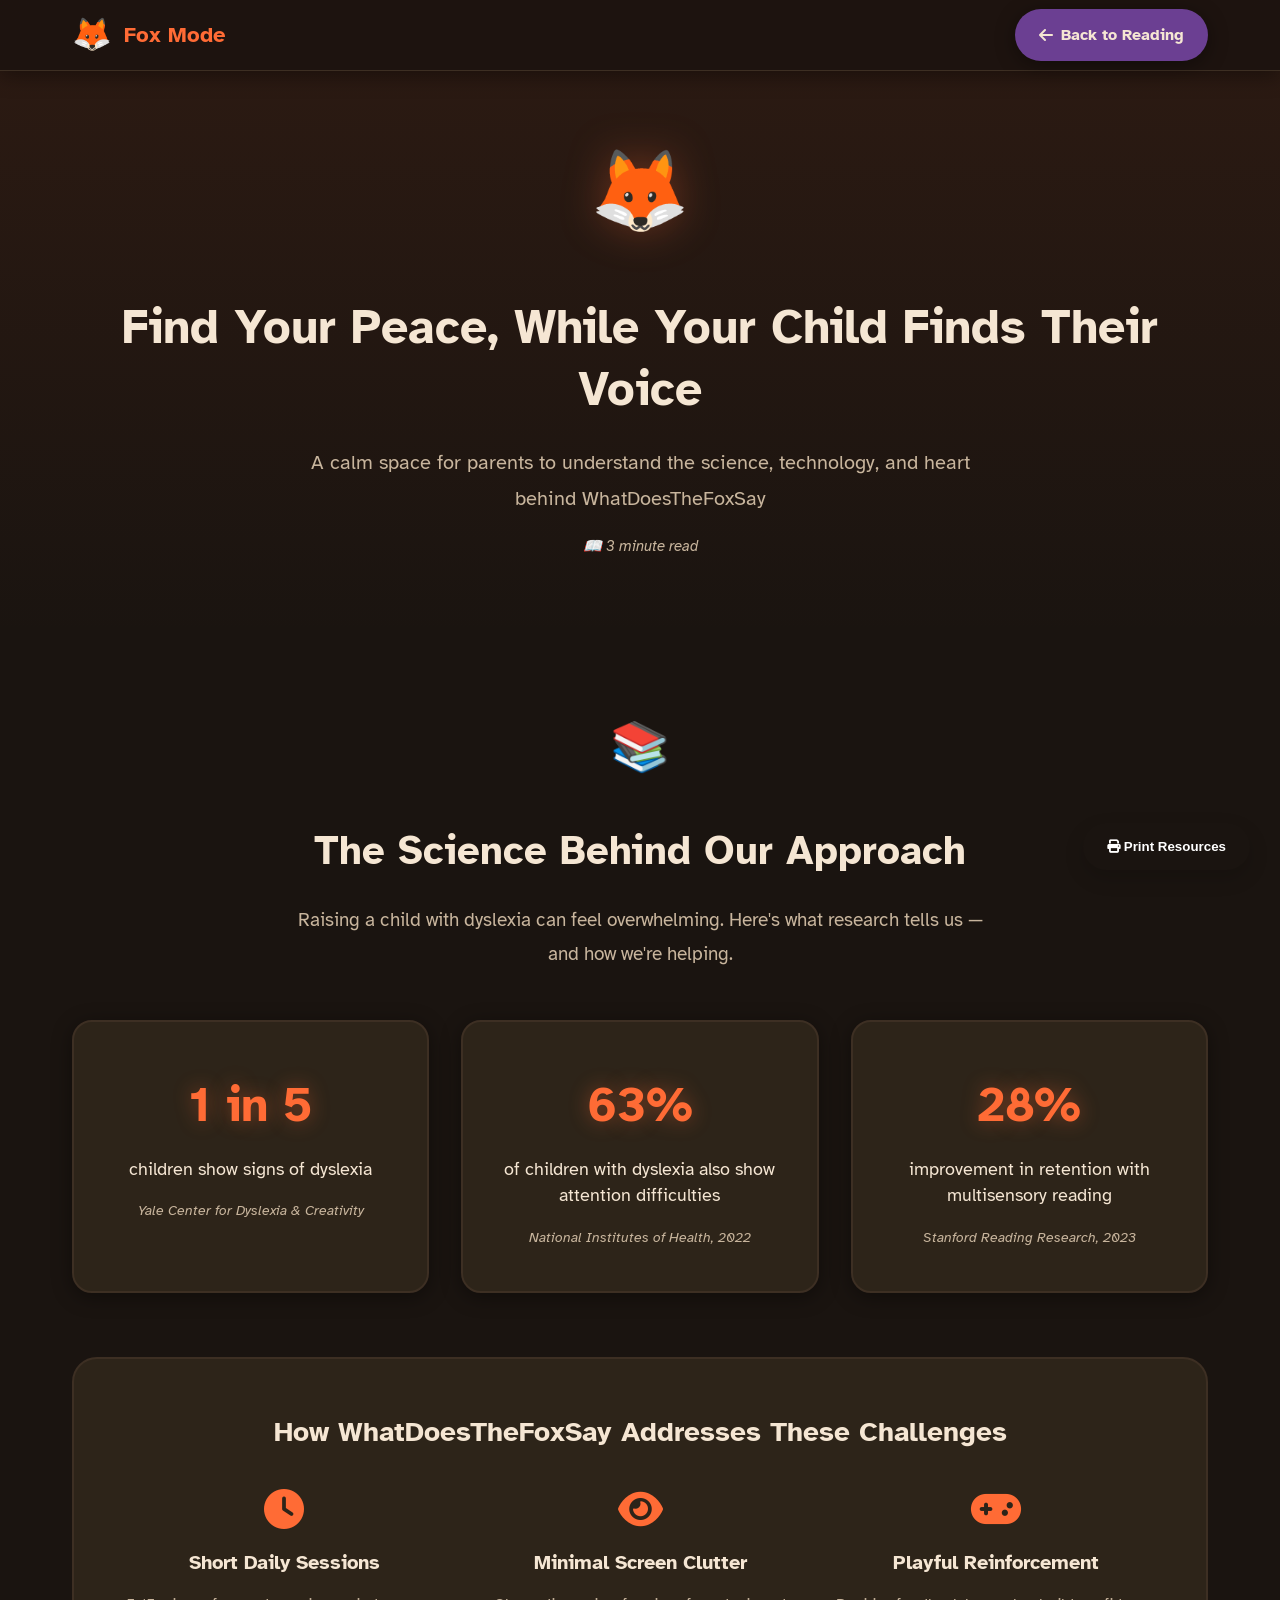
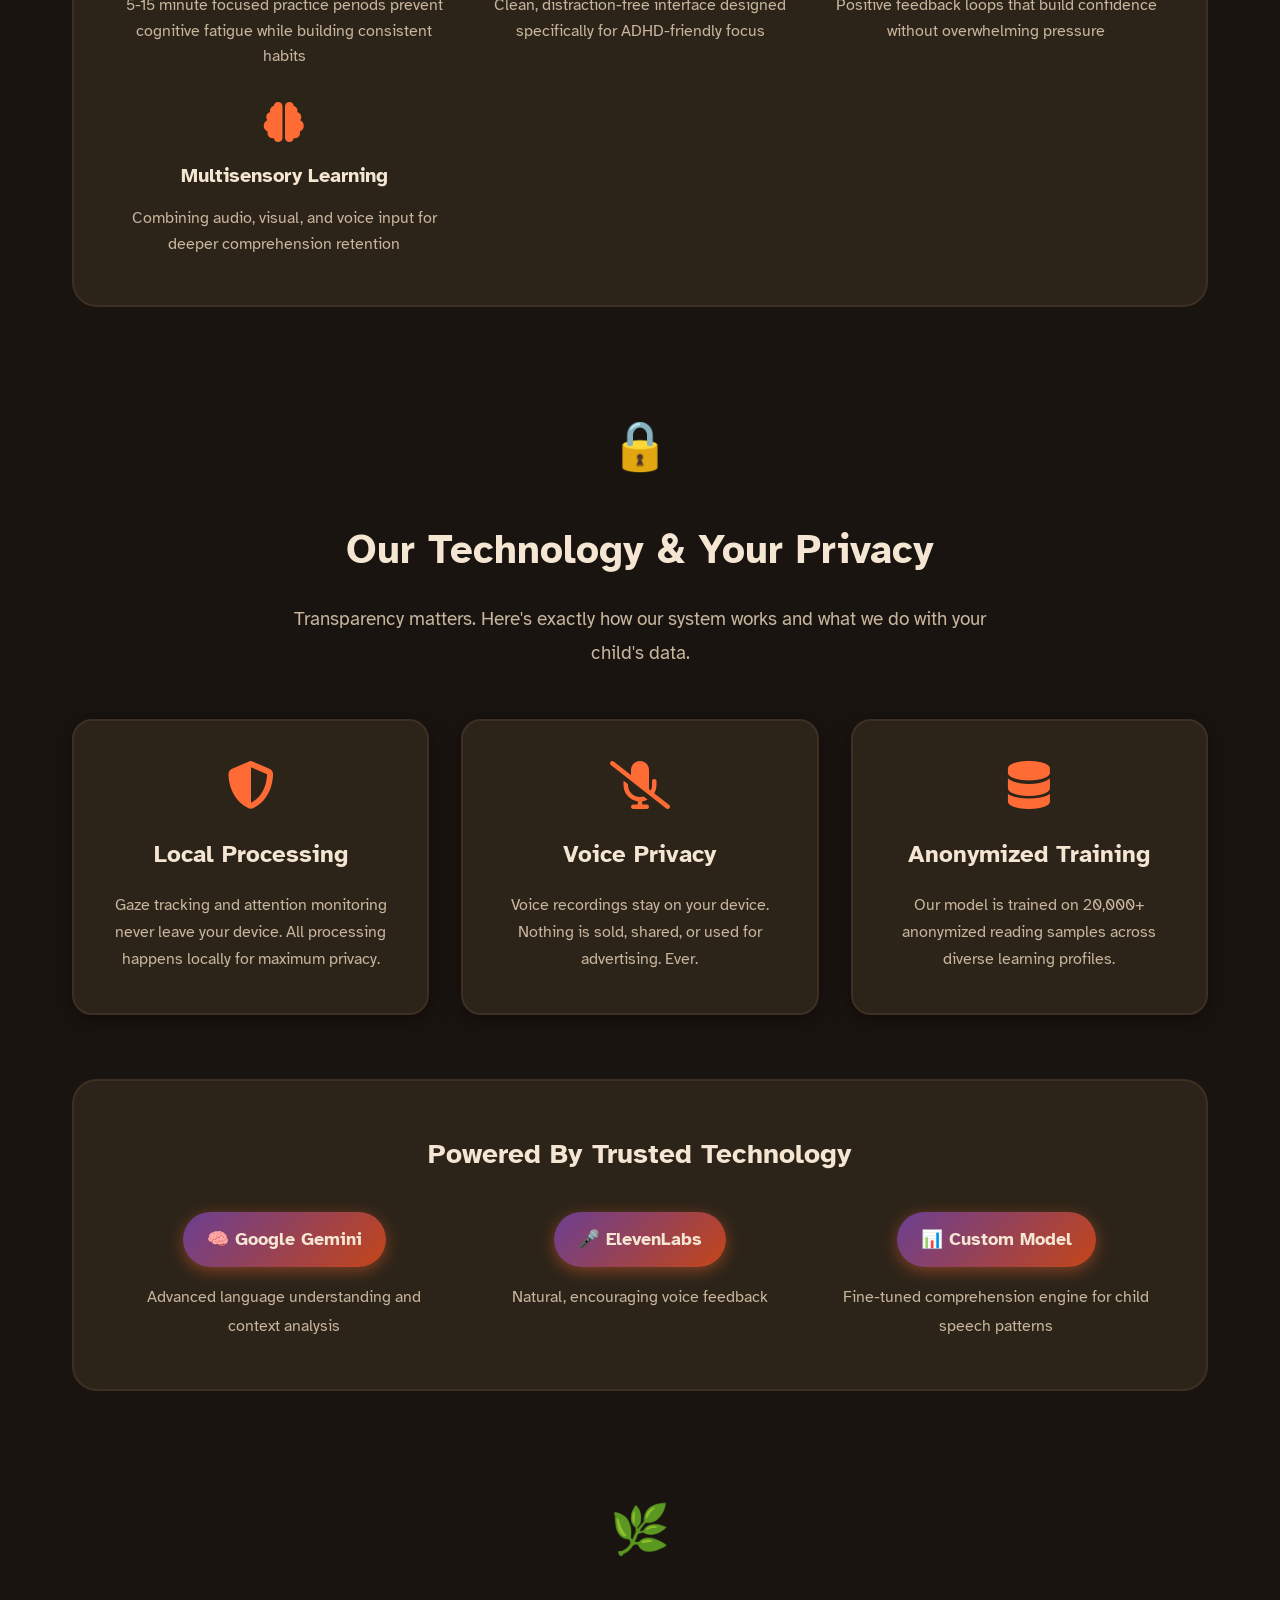
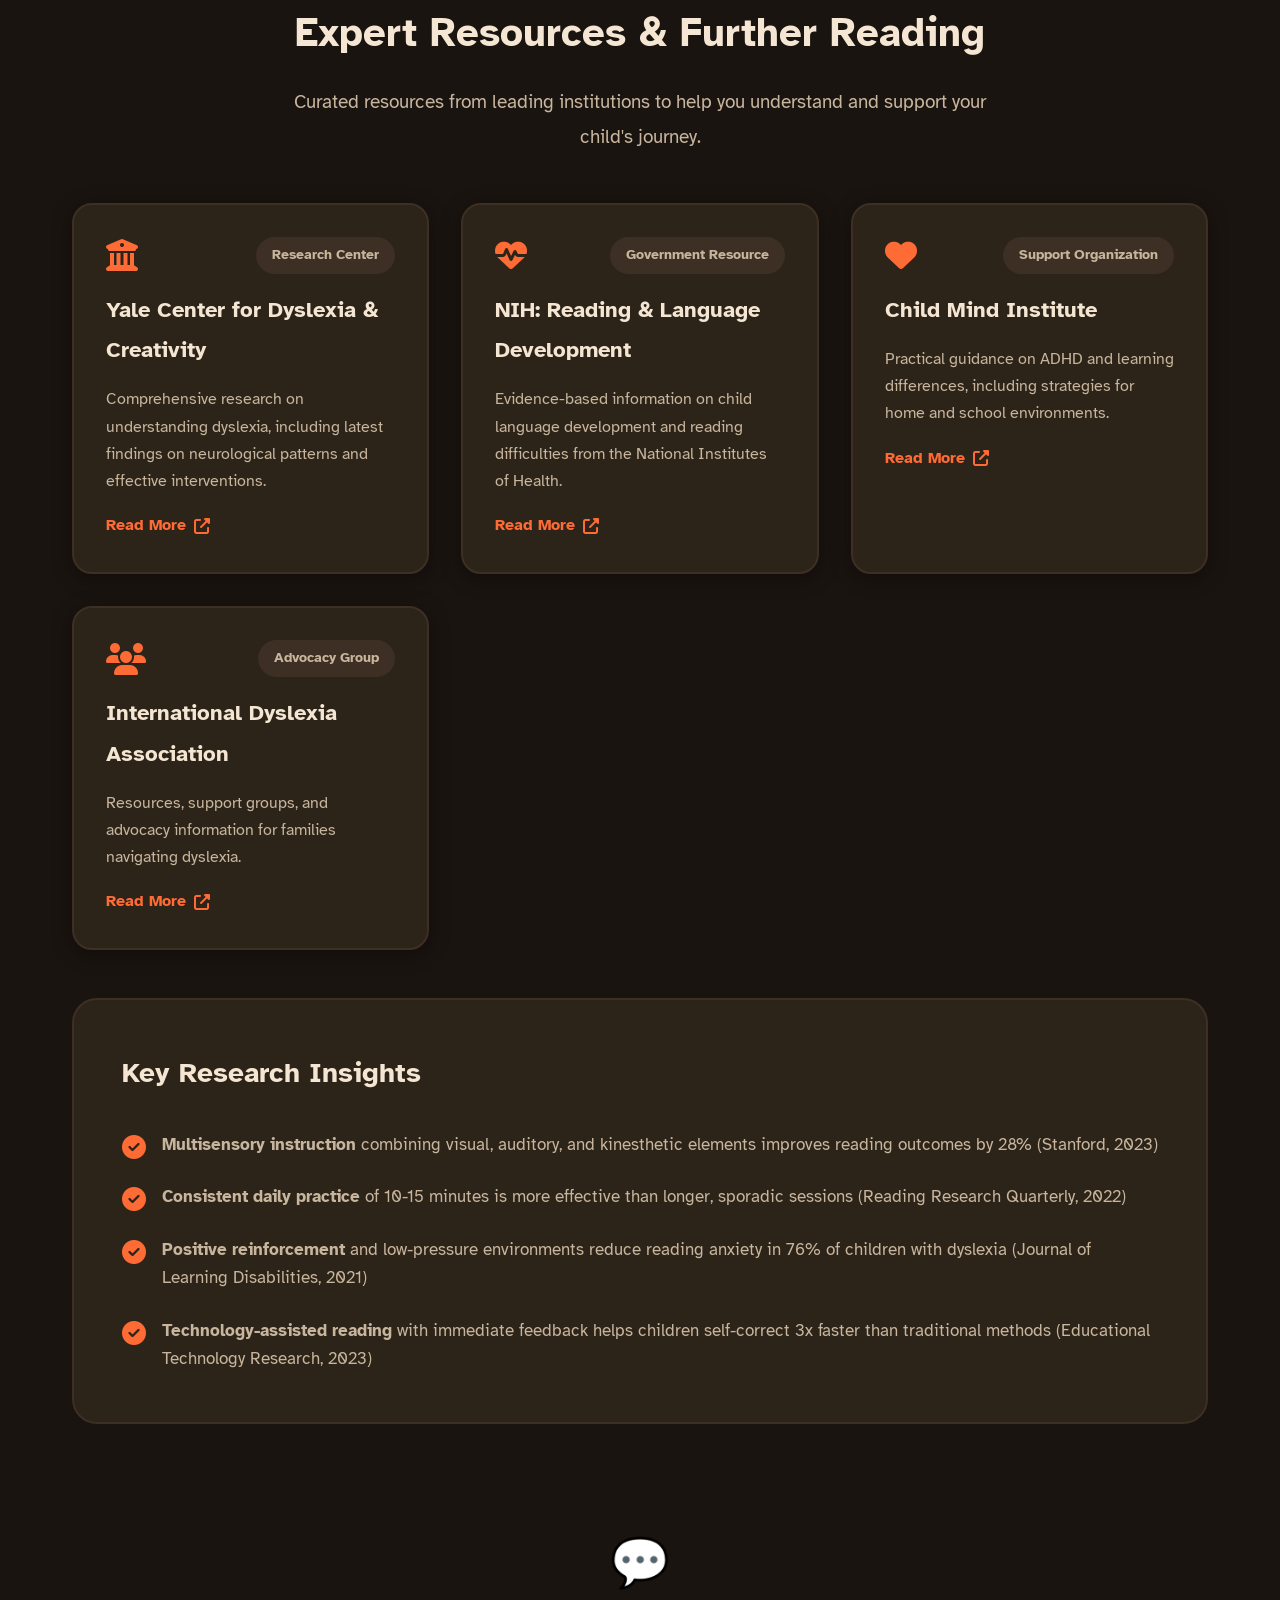
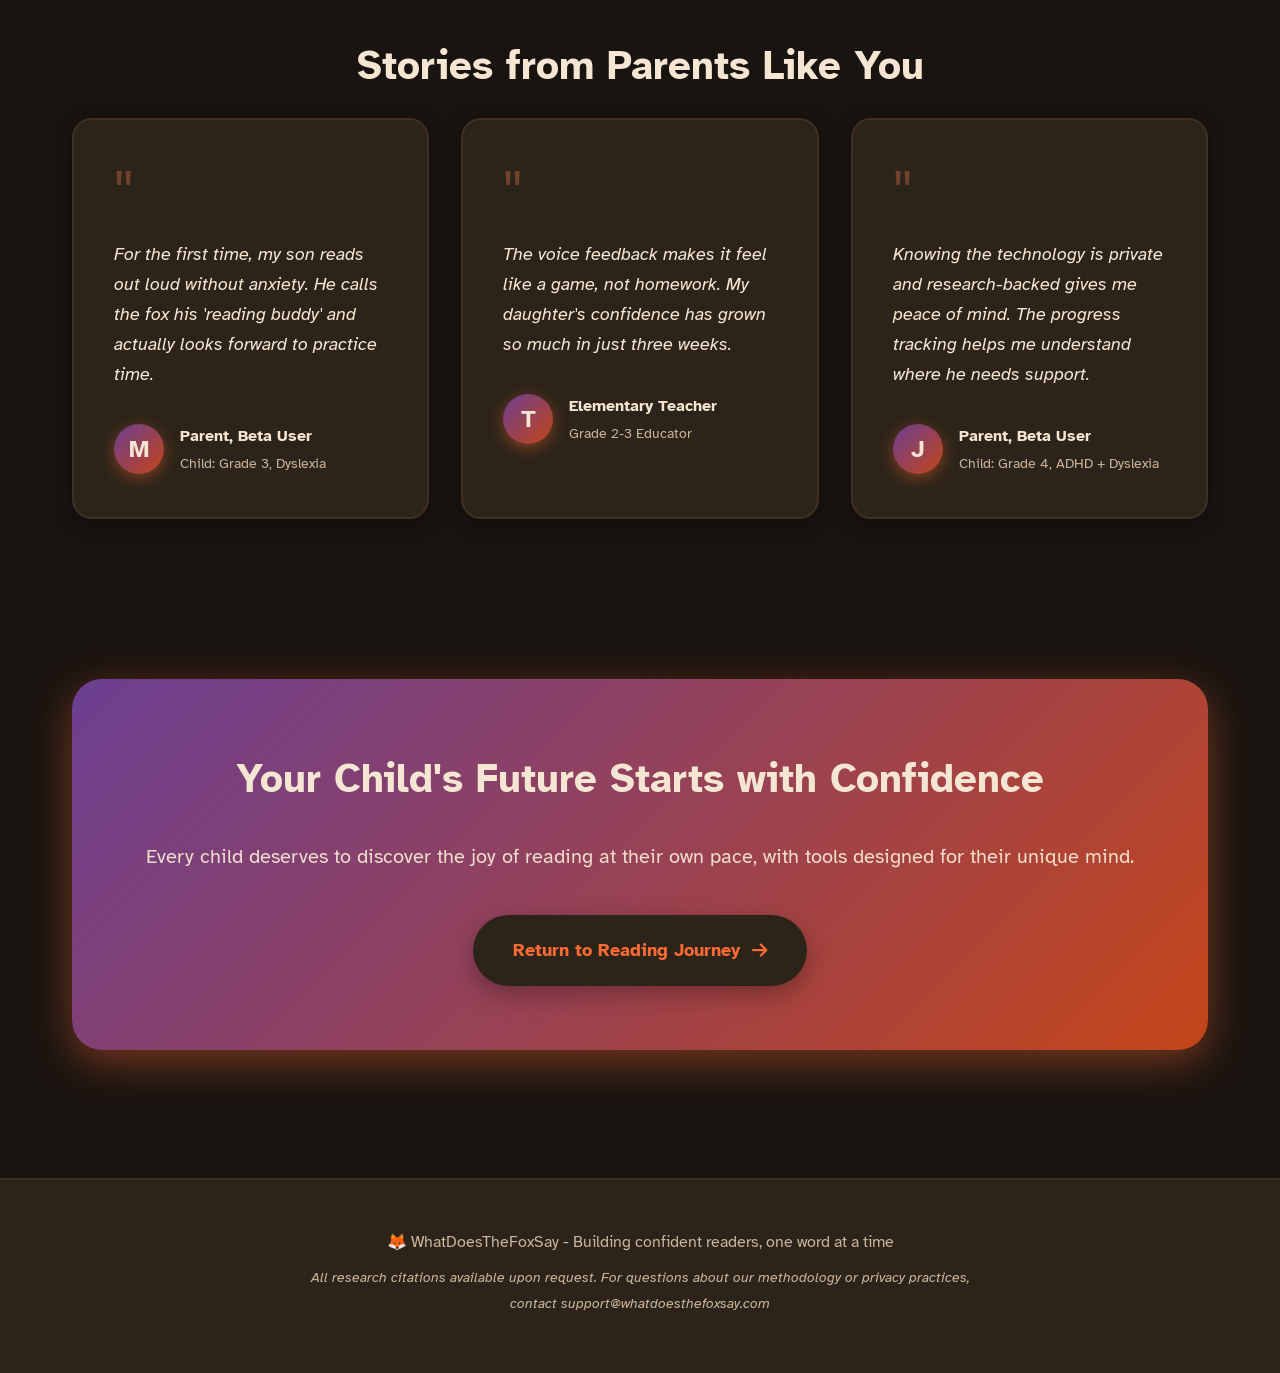
<file: foxmode.html>
<!DOCTYPE html>
<html lang="en">
<head>
    <meta charset="UTF-8">
    <meta name="viewport" content="width=device-width, initial-scale=1.0">
    <title>Fox Mode - Parent Resources</title>
    <link rel="preconnect" href="https://fonts.googleapis.com">
    <link rel="preconnect" href="https://fonts.gstatic.com" crossorigin>
    <link href="https://fonts.googleapis.com/css2?family=Atkinson+Hyperlegible:wght@400;700&display=swap" rel="stylesheet">
    <link rel="stylesheet" href="foxmodestyles.css">
    <link href="https://cdnjs.cloudflare.com/ajax/libs/font-awesome/6.4.0/css/all.min.css" rel="stylesheet">
</head>
<body>
    <nav class="navbar">
        <div class="nav-container">
            <div class="nav-logo">
                <span class="logo-icon">🦊</span>
                <span class="logo-text">Fox Mode</span>
            </div>
            <a href="profile.html" class="back-btn">
                <i class="fas fa-arrow-left"></i>
                Back to Reading
            </a>
        </div>
    </nav>
    <section class="hero">
        <div class="container">
            <div class="hero-content">
                <div class="fox-peaceful">🦊</div>
                <h1>Find Your Peace, While Your Child Finds Their Voice</h1>
                <p class="tagline">A calm space for parents to understand the science, technology, and heart behind WhatDoesTheFoxSay</p>
            </div>
        </div>
    </section>
    <main class="foxmode-main">
        <div class="container">
    
            <section class="content-section science-section">
                <div class="section-icon">📚</div>
                <h2>The Science Behind Our Approach</h2>
                <p class="section-intro">Raising a child with dyslexia can feel overwhelming. Here's what research tells us — and how we're helping.</p>
                
                <div class="stats-grid">
                    <div class="stat-card">
                        <div class="stat-number">1 in 5</div>
                        <div class="stat-text">children show signs of dyslexia</div>
                        <div class="stat-source">Yale Center for Dyslexia & Creativity</div>
                    </div>
                    <div class="stat-card">
                        <div class="stat-number">63%</div>
                        <div class="stat-text">of children with dyslexia also show attention difficulties</div>
                        <div class="stat-source">National Institutes of Health, 2022</div>
                    </div>
                    <div class="stat-card">
                        <div class="stat-number">28%</div>
                        <div class="stat-text">improvement in retention with multisensory reading</div>
                        <div class="stat-source">Stanford Reading Research, 2023</div>
                    </div>
                </div>

                <div class="how-we-help">
                    <h3>How WhatDoesTheFoxSay Addresses These Challenges</h3>
                    <div class="help-grid">
                        <div class="help-item">
                            <i class="fas fa-clock"></i>
                            <h4>Short Daily Sessions</h4>
                            <p>5-15 minute focused practice periods prevent cognitive fatigue while building consistent habits</p>
                        </div>
                        <div class="help-item">
                            <i class="fas fa-eye"></i>
                            <h4>Minimal Screen Clutter</h4>
                            <p>Clean, distraction-free interface designed specifically for ADHD-friendly focus</p>
                        </div>
                        <div class="help-item">
                            <i class="fas fa-gamepad"></i>
                            <h4>Playful Reinforcement</h4>
                            <p>Positive feedback loops that build confidence without overwhelming pressure</p>
                        </div>
                        <div class="help-item">
                            <i class="fas fa-brain"></i>
                            <h4>Multisensory Learning</h4>
                            <p>Combining audio, visual, and voice input for deeper comprehension retention</p>
                        </div>
                    </div>
                </div>
            </section>
            <section class="content-section tech-section">
                <div class="section-icon">🔒</div>
                <h2>Our Technology & Your Privacy</h2>
                <p class="section-intro">Transparency matters. Here's exactly how our system works and what we do with your child's data.</p>
                
                <div class="privacy-cards">
                    <div class="privacy-card">
                        <i class="fas fa-shield-alt"></i>
                        <h3>Local Processing</h3>
                        <p>Gaze tracking and attention monitoring never leave your device. All processing happens locally for maximum privacy.</p>
                    </div>
                    <div class="privacy-card">
                        <i class="fas fa-microphone-slash"></i>
                        <h3>Voice Privacy</h3>
                        <p>Voice recordings stay on your device. Nothing is sold, shared, or used for advertising. Ever.</p>
                    </div>
                    <div class="privacy-card">
                        <i class="fas fa-database"></i>
                        <h3>Anonymized Training</h3>
                        <p>Our model is trained on 20,000+ anonymized reading samples across diverse learning profiles.</p>
                    </div>
                </div>

                <div class="tech-stack">
                    <h3>Powered By Trusted Technology</h3>
                    <div class="tech-items">
                        <div class="tech-item">
                            <div class="tech-badge">🧠 Google Gemini</div>
                            <p>Advanced language understanding and context analysis</p>
                        </div>
                        <div class="tech-item">
                            <div class="tech-badge">🎤 ElevenLabs</div>
                            <p>Natural, encouraging voice feedback</p>
                        </div>
                        <div class="tech-item">
                            <div class="tech-badge">📊 Custom Model</div>
                            <p>Fine-tuned comprehension engine for child speech patterns</p>
                        </div>
                    </div>
                </div>
            </section>
            <section class="content-section resources-section">
                <div class="section-icon">🌿</div>
                <h2>Expert Resources & Further Reading</h2>
                <p class="section-intro">Curated resources from leading institutions to help you understand and support your child's journey.</p>
                
                <div class="resources-grid">
                    <a href="https://dyslexia.yale.edu/dyslexia/" target="_blank" class="resource-card">
                        <div class="resource-header">
                            <i class="fas fa-university"></i>
                            <span class="resource-tag">Research Center</span>
                        </div>
                        <h3>Yale Center for Dyslexia & Creativity</h3>
                        <p>Comprehensive research on understanding dyslexia, including latest findings on neurological patterns and effective interventions.</p>
                        <div class="resource-link">
                            Read More <i class="fas fa-external-link-alt"></i>
                        </div>
                    </a>

                    <a href="https://www.nichd.nih.gov/health/topics/reading/conditioninfo/children" target="_blank" class="resource-card">
                        <div class="resource-header">
                            <i class="fas fa-heartbeat"></i>
                            <span class="resource-tag">Government Resource</span>
                        </div>
                        <h3>NIH: Reading & Language Development</h3>
                        <p>Evidence-based information on child language development and reading difficulties from the National Institutes of Health.</p>
                        <div class="resource-link">
                            Read More <i class="fas fa-external-link-alt"></i>
                        </div>
                    </a>

                    <a href="https://childmind.org/topics/concerns/learning-disorders/" target="_blank" class="resource-card">
                        <div class="resource-header">
                            <i class="fas fa-heart"></i>
                            <span class="resource-tag">Support Organization</span>
                        </div>
                        <h3>Child Mind Institute</h3>
                        <p>Practical guidance on ADHD and learning differences, including strategies for home and school environments.</p>
                        <div class="resource-link">
                            Read More <i class="fas fa-external-link-alt"></i>
                        </div>
                    </a>

                    <a href="https://dyslexiaida.org/" target="_blank" class="resource-card">
                        <div class="resource-header">
                            <i class="fas fa-users"></i>
                            <span class="resource-tag">Advocacy Group</span>
                        </div>
                        <h3>International Dyslexia Association</h3>
                        <p>Resources, support groups, and advocacy information for families navigating dyslexia.</p>
                        <div class="resource-link">
                            Read More <i class="fas fa-external-link-alt"></i>
                        </div>
                    </a>
                </div>

                <div class="research-insights">
                    <h3>Key Research Insights</h3>
                    <div class="insight-list">
                        <div class="insight-item">
                            <i class="fas fa-check-circle"></i>
                            <p><strong>Multisensory instruction</strong> combining visual, auditory, and kinesthetic elements improves reading outcomes by 28% (Stanford, 2023)</p>
                        </div>
                        <div class="insight-item">
                            <i class="fas fa-check-circle"></i>
                            <p><strong>Consistent daily practice</strong> of 10-15 minutes is more effective than longer, sporadic sessions (Reading Research Quarterly, 2022)</p>
                        </div>
                        <div class="insight-item">
                            <i class="fas fa-check-circle"></i>
                            <p><strong>Positive reinforcement</strong> and low-pressure environments reduce reading anxiety in 76% of children with dyslexia (Journal of Learning Disabilities, 2021)</p>
                        </div>
                        <div class="insight-item">
                            <i class="fas fa-check-circle"></i>
                            <p><strong>Technology-assisted reading</strong> with immediate feedback helps children self-correct 3x faster than traditional methods (Educational Technology Research, 2023)</p>
                        </div>
                    </div>
                </div>
            </section>

            <!-- Parent Testimonials -->
            <section class="content-section testimonials-section">
                <div class="section-icon">💬</div>
                <h2>Stories from Parents Like You</h2>
                
                <div class="testimonials-grid">
                    <div class="testimonial-card">
                        <div class="quote-icon">"</div>
                        <p class="testimonial-text">For the first time, my son reads out loud without anxiety. He calls the fox his 'reading buddy' and actually looks forward to practice time.</p>
                        <div class="testimonial-author">
                            <div class="author-avatar">M</div>
                            <div class="author-info">
                                <div class="author-name">Parent, Beta User</div>
                                <div class="author-detail">Child: Grade 3, Dyslexia</div>
                            </div>
                        </div>
                    </div>

                    <div class="testimonial-card">
                        <div class="quote-icon">"</div>
                        <p class="testimonial-text">The voice feedback makes it feel like a game, not homework. My daughter's confidence has grown so much in just three weeks.</p>
                        <div class="testimonial-author">
                            <div class="author-avatar">T</div>
                            <div class="author-info">
                                <div class="author-name">Elementary Teacher</div>
                                <div class="author-detail">Grade 2-3 Educator</div>
                            </div>
                        </div>
                    </div>

                    <div class="testimonial-card">
                        <div class="quote-icon">"</div>
                        <p class="testimonial-text">Knowing the technology is private and research-backed gives me peace of mind. The progress tracking helps me understand where he needs support.</p>
                        <div class="testimonial-author">
                            <div class="author-avatar">J</div>
                            <div class="author-info">
                                <div class="author-name">Parent, Beta User</div>
                                <div class="author-detail">Child: Grade 4, ADHD + Dyslexia</div>
                            </div>
                        </div>
                    </div>
                </div>
            </section>
            <section class="cta-section">
                <div class="cta-card">
                    <h2>Your Child's Future Starts with Confidence</h2>
                    <p>Every child deserves to discover the joy of reading at their own pace, with tools designed for their unique mind.</p>
                    <a href="profile.html" class="cta-button">
                        Return to Reading Journey
                        <i class="fas fa-arrow-right"></i>
                    </a>
                </div>
            </section>

        </div>
    </main>
    <footer class="foxmode-footer">
        <div class="container">
            <p>🦊 WhatDoesTheFoxSay - Building confident readers, one word at a time</p>
            <p class="footer-note">All research citations available upon request. For questions about our methodology or privacy practices, contact support@whatdoesthefoxsay.com</p>
        </div>
    </footer>

    <script src="foxmodescript.js"></script>
</body>
</html>
</file>
<file: foxmodestyles.css>
/* Reset and Base */
* {
    margin: 0;
    padding: 0;
    box-sizing: border-box;
}

:root {
    /* Dark Mode - Darker Orange Palette */
    --dark-bg: #1A1410;
    --dark-card: #2D2419;
    --darker-orange: #6b3f92;
    --burnt-orange: #C44518;
    --deep-amber: #9B3A12;
    --copper: #B85C3E;
    --terracotta: #A0522D;
    --text-primary: #F5E6D3;
    --text-secondary: #C8B59D;
    --accent-orange: #FF6B35;
    --soft-glow: #FF8C42;
    --border-dark: #3D2F23;
    --shadow-soft: 0 4px 20px rgba(0, 0, 0, 0.4);
    --shadow-md: 0 8px 30px rgba(0, 0, 0, 0.5);
}

body {
    font-family: 'Atkinson Hyperlegible', sans-serif;
    line-height: 1.8;
    color: var(--text-primary);
    background: var(--dark-bg);
    overflow-x: hidden;
}

.container {
    max-width: 1200px;
    margin: 0 auto;
    padding: 0 2rem;
}

/* Navigation */
.navbar {
    position: fixed;
    top: 0;
    width: 100%;
    background: rgba(29, 20, 16, 0.95);
    backdrop-filter: blur(15px);
    z-index: 1000;
    border-bottom: 1px solid var(--border-dark);
    box-shadow: var(--shadow-soft);
}

.nav-container {
    max-width: 1200px;
    margin: 0 auto;
    padding: 0 2rem;
    display: flex;
    justify-content: space-between;
    align-items: center;
    height: 70px;
}

.nav-logo {
    display: flex;
    align-items: center;
    gap: 0.75rem;
    font-size: 1.35rem;
    font-weight: 600;
    color: var(--accent-orange);
}

.logo-icon {
    font-size: 2rem;
}

.back-btn {
    display: flex;
    align-items: center;
    gap: 0.5rem;
    padding: 0.75rem 1.5rem;
    background: var(--darker-orange);
    color: var(--text-primary);
    text-decoration: none;
    border-radius: 50px;
    font-weight: 600;
    transition: all 0.3s ease;
    box-shadow: var(--shadow-soft);
}

.back-btn:hover {
    background: var(--burnt-orange);
    transform: translateY(-2px);
    box-shadow: var(--shadow-md);
}

/* Hero Section */
.hero {
    padding: 120px 0 80px;
    background: linear-gradient(180deg, rgba(212, 84, 40, 0.1) 0%, transparent 100%);
    text-align: center;
}

.fox-peaceful {
    font-size: 5rem;
    margin-bottom: 2rem;
    display: inline-block;
    animation: gentle-sway 4s ease-in-out infinite;
    filter: drop-shadow(0 0 20px rgba(255, 107, 53, 0.3));
}

@keyframes gentle-sway {
    0%, 100% { transform: rotate(0deg); }
    50% { transform: rotate(3deg); }
}

.hero h1 {
    font-size: 3rem;
    font-weight: 700;
    color: var(--text-primary);
    margin-bottom: 1.5rem;
    line-height: 1.3;
}

.tagline {
    font-size: 1.25rem;
    color: var(--text-secondary);
    max-width: 700px;
    margin: 0 auto;
}

/* Main Content */
.foxmode-main {
    padding: 4rem 0;
}

.content-section {
    margin-bottom: 6rem;
}

.section-icon {
    font-size: 3rem;
    text-align: center;
    margin-bottom: 1.5rem;
}

.content-section h2 {
    font-size: 2.5rem;
    font-weight: 700;
    color: var(--text-primary);
    text-align: center;
    margin-bottom: 1rem;
}

.section-intro {
    font-size: 1.2rem;
    color: var(--text-secondary);
    text-align: center;
    max-width: 700px;
    margin: 0 auto 3rem;
}

/* Stats Grid */
.stats-grid {
    display: grid;
    grid-template-columns: repeat(auto-fit, minmax(300px, 1fr));
    gap: 2rem;
    margin-bottom: 4rem;
}

.stat-card {
    background: var(--dark-card);
    padding: 2.5rem;
    border-radius: 20px;
    text-align: center;
    box-shadow: var(--shadow-soft);
    border: 2px solid var(--border-dark);
    transition: all 0.3s ease;
}

.stat-card:hover {
    transform: translateY(-5px);
    box-shadow: 0 12px 40px rgba(255, 107, 53, 0.3);
    border-color: var(--darker-orange);
}

.stat-number {
    
    font-size: 3rem;
    font-weight: 700;
    color: var(--accent-orange);
    margin-bottom: 0.5rem;
    text-shadow: 0 0 20px rgba(255, 107, 53, 0.4);
}

.stat-text {
    font-size: 1.1rem;
    color: var(--text-primary);
    margin-bottom: 1rem;
    line-height: 1.5;
}

.stat-source {
    font-size: 0.9rem;
    color: var(--text-secondary);
    font-style: italic;
}

/* How We Help */
.how-we-help {
    background: var(--dark-card);
    padding: 3rem;
    border-radius: 25px;
    border: 2px solid var(--border-dark);
}

.how-we-help h3 {
    font-size: 1.75rem;
    color: var(--text-primary);
    margin-bottom: 2rem;
    text-align: center;
}

.help-grid {
    display: grid;
    grid-template-columns: repeat(auto-fit, minmax(250px, 1fr));
    gap: 2rem;
}

.help-item {
    text-align: center;
}

.help-item i {
    font-size: 2.5rem;
    color: var(--accent-orange);
    margin-bottom: 1rem;
}

.help-item h4 {
    font-size: 1.25rem;
    color: var(--text-primary);
    margin-bottom: 0.75rem;
}

.help-item p {
    font-size: 1rem;
    color: var(--text-secondary);
    line-height: 1.6;
}

/* Privacy Cards */
.privacy-cards {
    display: grid;
    grid-template-columns: repeat(auto-fit, minmax(300px, 1fr));
    gap: 2rem;
    margin-bottom: 4rem;
}

.privacy-card {
    background: var(--dark-card);
    padding: 2.5rem;
    border-radius: 20px;
    box-shadow: var(--shadow-soft);
    border: 2px solid var(--border-dark);
    text-align: center;
    transition: all 0.3s ease;
}

.privacy-card:hover {
    transform: translateY(-5px);
    box-shadow: 0 12px 40px rgba(255, 107, 53, 0.3);
    border-color: var(--darker-orange);
}

.privacy-card i {
    font-size: 3rem;
    color: var(--accent-orange);
    margin-bottom: 1.5rem;
}

.privacy-card h3 {
    font-size: 1.5rem;
    color: var(--text-primary);
    margin-bottom: 1rem;
}

.privacy-card p {
    font-size: 1rem;
    color: var(--text-secondary);
    line-height: 1.7;
}

/* Tech Stack */
.tech-stack {
    background: var(--dark-card);
    padding: 3rem;
    border-radius: 25px;
    border: 2px solid var(--border-dark);
}

.tech-stack h3 {
    font-size: 1.75rem;
    color: var(--text-primary);
    margin-bottom: 2rem;
    text-align: center;
}

.tech-items {
    display: grid;
    grid-template-columns: repeat(auto-fit, minmax(300px, 1fr));
    gap: 2rem;
}

.tech-item {
    text-align: center;
}

.tech-badge {
    display: inline-block;
    background: linear-gradient(135deg, var(--darker-orange), var(--burnt-orange));
    color: var(--text-primary);
    padding: 0.75rem 1.5rem;
    border-radius: 50px;
    font-weight: 700;
    font-size: 1.1rem;
    margin-bottom: 1rem;
    box-shadow: 0 4px 15px rgba(255, 107, 53, 0.4);
}

.tech-item p {
    font-size: 1rem;
    color: var(--text-secondary);
}

/* Resources Grid */
.resources-grid {
    display: grid;
    grid-template-columns: repeat(auto-fit, minmax(300px, 1fr));
    gap: 2rem;
    margin-bottom: 3rem;
}

.resource-card {
    background: var(--dark-card);
    padding: 2rem;
    border-radius: 20px;
    box-shadow: var(--shadow-soft);
    border: 2px solid var(--border-dark);
    text-decoration: none;
    display: block;
    transition: all 0.3s ease;
}

.resource-card:hover {
    transform: translateY(-5px);
    box-shadow: 0 12px 40px rgba(255, 107, 53, 0.3);
    border-color: var(--darker-orange);
}

.resource-header {
    display: flex;
    align-items: center;
    justify-content: space-between;
    margin-bottom: 1rem;
}

.resource-header i {
    font-size: 2rem;
    color: var(--accent-orange);
}

.resource-tag {
    background: var(--border-dark);
    padding: 0.4rem 1rem;
    border-radius: 50px;
    font-size: 0.85rem;
    color: var(--text-secondary);
    font-weight: 600;
}

.resource-card h3 {
    font-size: 1.4rem;
    color: var(--text-primary);
    margin-bottom: 1rem;
}

.resource-card p {
    font-size: 1rem;
    color: var(--text-secondary);
    line-height: 1.7;
    margin-bottom: 1rem;
}

.resource-link {
    color: var(--accent-orange);
    font-weight: 600;
    display: flex;
    align-items: center;
    gap: 0.5rem;
}

/* Research Insights */
.research-insights {
    background: var(--dark-card);
    padding: 3rem;
    border-radius: 25px;
    border: 2px solid var(--border-dark);
}

.research-insights h3 {
    font-size: 1.75rem;
    color: var(--text-primary);
    margin-bottom: 2rem;
}

.insight-list {
    display: flex;
    flex-direction: column;
    gap: 1.5rem;
}

.insight-item {
    display: flex;
    align-items: flex-start;
    gap: 1rem;
}

.insight-item i {
    font-size: 1.5rem;
    color: var(--accent-orange);
    margin-top: 0.25rem;
    flex-shrink: 0;
}

.insight-item p {
    font-size: 1.05rem;
    color: var(--text-secondary);
    line-height: 1.7;
}

/* Testimonials */
.testimonials-grid {
    display: grid;
    grid-template-columns: repeat(auto-fit, minmax(350px, 1fr));
    gap: 2rem;
}

.testimonial-card {
    background: var(--dark-card);
    padding: 2.5rem;
    border-radius: 20px;
    box-shadow: var(--shadow-soft);
    border: 2px solid var(--border-dark);
    position: relative;
}

.quote-icon {
    font-size: 4rem;
    color: var(--copper);
    line-height: 1;
    margin-bottom: 1rem;
    opacity: 0.5;
}

.testimonial-text {
    font-size: 1.1rem;
    color: var(--text-primary);
    line-height: 1.7;
    margin-bottom: 2rem;
    font-style: italic;
}

.testimonial-author {
    display: flex;
    align-items: center;
    gap: 1rem;
}

.author-avatar {
    width: 50px;
    height: 50px;
    border-radius: 50%;
    background: linear-gradient(135deg, var(--darker-orange), var(--burnt-orange));
    color: var(--text-primary);
    display: flex;
    align-items: center;
    justify-content: center;
    font-size: 1.5rem;
    font-weight: 700;
    box-shadow: 0 4px 15px rgba(255, 107, 53, 0.4);
}

.author-name {
    font-weight: 700;
    color: var(--text-primary);
}

.author-detail {
    font-size: 0.9rem;
    color: var(--text-secondary);
}

/* CTA Section */
.cta-section {
    padding: 4rem 0;
}

.cta-card {
    background: linear-gradient(135deg, var(--darker-orange), var(--burnt-orange));
    color: var(--text-primary);
    padding: 4rem;
    border-radius: 30px;
    text-align: center;
    box-shadow: 0 12px 40px rgba(255, 107, 53, 0.4);
}

.cta-card h2 {
    font-size: 2.5rem;
    margin-bottom: 1.5rem;
    color: var(--text-primary);
}

.cta-card p {
    font-size: 1.25rem;
    margin-bottom: 2.5rem;
    opacity: 0.95;
}

.cta-button {
    display: inline-flex;
    align-items: center;
    gap: 0.75rem;
    background: var(--dark-card);
    color: var(--accent-orange);
    padding: 1.25rem 2.5rem;
    border-radius: 50px;
    font-weight: 700;
    font-size: 1.1rem;
    text-decoration: none;
    transition: all 0.3s ease;
    box-shadow: 0 8px 25px rgba(0, 0, 0, 0.3);
}

.cta-button:hover {
    transform: translateY(-3px);
    box-shadow: 0 12px 35px rgba(0, 0, 0, 0.4);
    background: var(--border-dark);
}

/* Footer */
.foxmode-footer {
    background: var(--dark-card);
    padding: 3rem 0;
    text-align: center;
    border-top: 2px solid var(--border-dark);
}

.foxmode-footer p {
    color: var(--text-secondary);
    margin-bottom: 0.5rem;
}

.footer-note {
    font-size: 0.9rem;
    font-style: italic;
    max-width: 700px;
    margin: 0 auto;
}

/* Responsive */
@media (max-width: 768px) {
    .hero h1 {
        font-size: 2rem;
    }
    
    .tagline {
        font-size: 1.1rem;
    }
    
    .stats-grid,
    .privacy-cards,
    .resources-grid,
    .testimonials-grid {
        grid-template-columns: 1fr;
    }
    
    .help-grid,
    .tech-items {
        grid-template-columns: 1fr;
    }
    
    .cta-card {
        padding: 2.5rem 1.5rem;
    }
    
    .cta-card h2 {
        font-size: 1.8rem;
    }
}

@keyframes fadeIn {
    from {
        opacity: 0;
        transform: translateY(20px);
    }
    to {
        opacity: 1;
        transform: translateY(0);
    }
}

.content-section {
    animation: fadeIn 0.6s ease-out;
}
</file>
